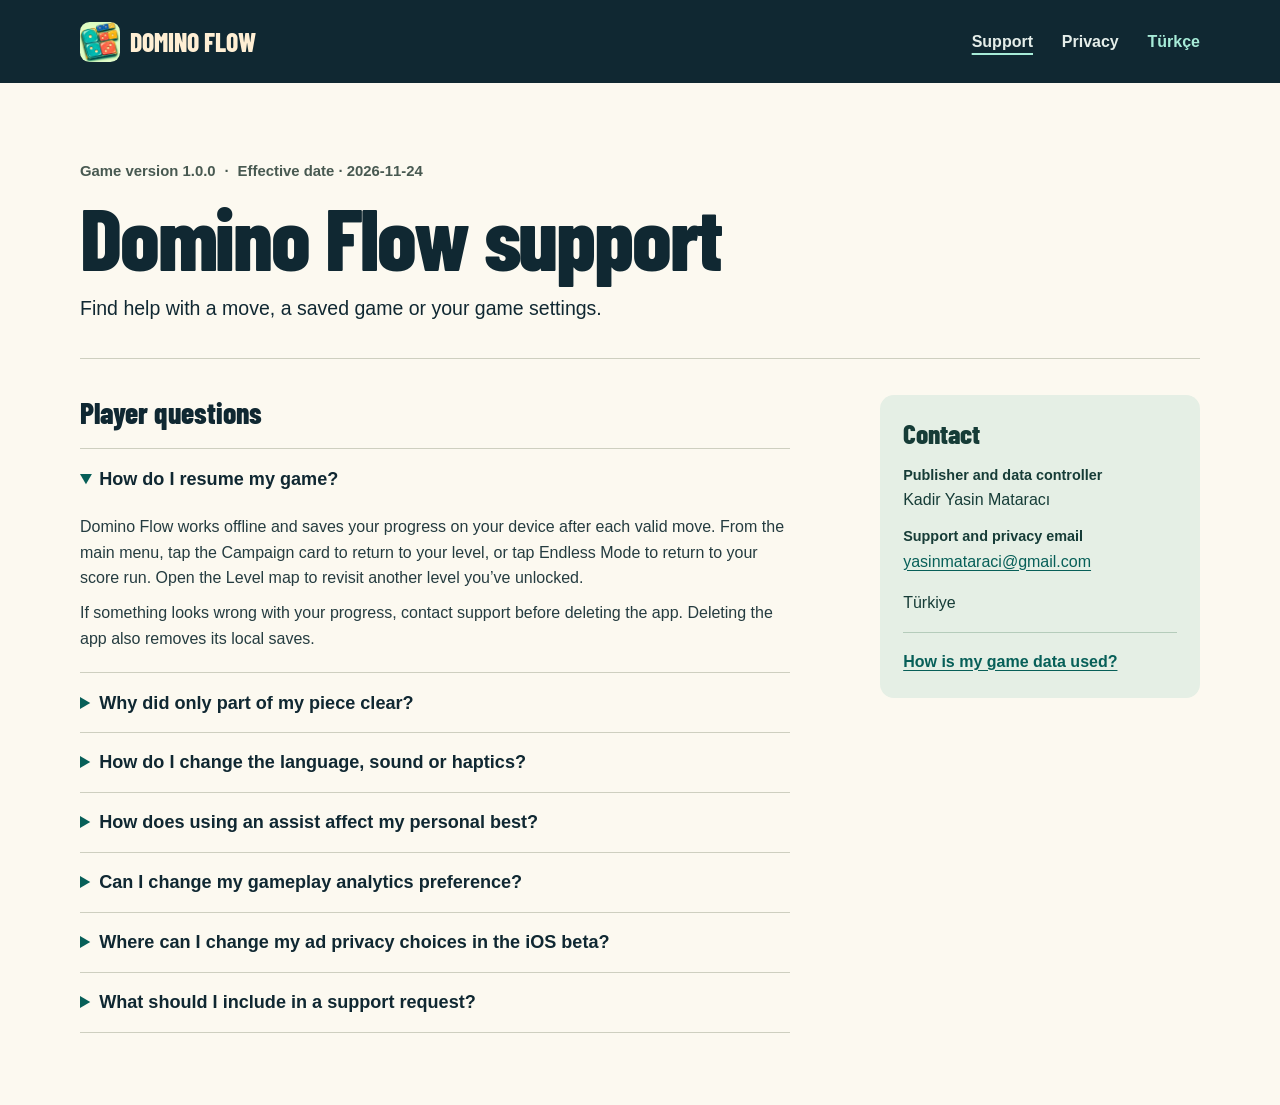
<file: index.html>
<!doctype html>
<html lang="en"><head><meta charset="utf-8"><meta name="viewport" content="width=device-width,initial-scale=1">
<title>Domino Flow support · Domino Flow</title><meta name="description" content="Find help with a move, a saved game or your game settings.">
<meta name="theme-color" content="#102832"><link rel="icon" href="assets/icon.png"><link rel="stylesheet" href="assets/style.css"></head>
<body><a class="skip" href="#main">Skip to content</a>
<header><div class="shell head"><a class="brand" href="index.html"><img src="assets/icon.png" width="40" height="40" alt=""><span>DOMINO FLOW</span></a>
<nav aria-label="Pages"><a href="index.html" aria-current="page">Support</a><a href="privacy/index.html">Privacy</a><a class="lang" lang="tr" hreflang="tr" href="tr/index.html">Türkçe</a></nav></div></header>
<main id="main" class="shell"><div class="intro"><div class="meta">Game version 1.0.0 <span>·</span> Effective date · 2026-11-24</div>
<h1>Domino Flow support</h1><p>Find help with a move, a saved game or your game settings.</p></div><div class="layout">
<aside><h2>Contact</h2><dl><dt>Publisher and data controller</dt><dd>Kadir Yasin Mataracı</dd><dt>Support and privacy email</dt><dd><a href="mailto:yasinmataraci@gmail.com">yasinmataraci@gmail.com</a></dd></dl><p>Türkiye</p><a class="related" href="privacy/index.html">How is my game data used?</a></aside>
<article><h2 class="faq-title">Player questions</h2><details open><summary>How do I resume my game?</summary><p>Domino Flow works offline and saves your progress on your device after each valid move. From the main menu, tap the Campaign card to return to your level, or tap Endless Mode to return to your score run. Open the Level map to revisit another level you’ve unlocked.</p><p>If something looks wrong with your progress, contact support before deleting the app. Deleting the app also removes its local saves.</p></details><details><summary>Why did only part of my piece clear?</summary><p>The two colors match independently. A group clears when at least four cells of the same color connect along their edges. Touching at a corner doesn’t count. The other color stays on the board until it forms a group of its own.</p><p>To rotate a piece, tap it while it’s in the tray. Then drag it into an empty space on the board.</p></details><details><summary>How do I change the language, sound or haptics?</summary><p>Tap the gear in the upper-right corner of the main menu. In Settings, tap Language to switch between English and Turkish. If the game opens in Turkish, look for Dil. Sound and Haptics are on the same screen.</p></details><details><summary>How does using an assist affect my personal best?</summary><p>In build 20, choose an available assist in the pause or results menu and finish the rewarded ad. Endless Mode offers Shuffle board and Undo. Levels offer three extra moves and Undo. Shuffle clears at least one group when enough matching tiles are present. It preserves the two offered pieces and the score. Endless Mode shows one personal best.</p></details><details><summary>Can I change my gameplay analytics preference?</summary><p>Yes. In build 20, open Settings → Gameplay analytics. This setting covers Campaign and Endless Mode. You can continue playing with sharing off.</p></details><details><summary>Where can I change my ad privacy choices in the iOS beta?</summary><p>Open Settings → Privacy choices. When Google offers a form for your device, tap the row to review your choices. The form uses your device language if that language is available for the message. If the form cannot load, you can retry later and continue playing.</p></details><details><summary>What should I include in a support request?</summary><p>Include your device model, operating system version, game version and what you did just before the issue appeared. Give the level number or say if you were playing Endless Mode. You can find the game version at the bottom of the Privacy policy screen in Settings. For a visual issue, a screenshot showing just the game can help.</p></details></article></div></main>
</body></html>
</file>
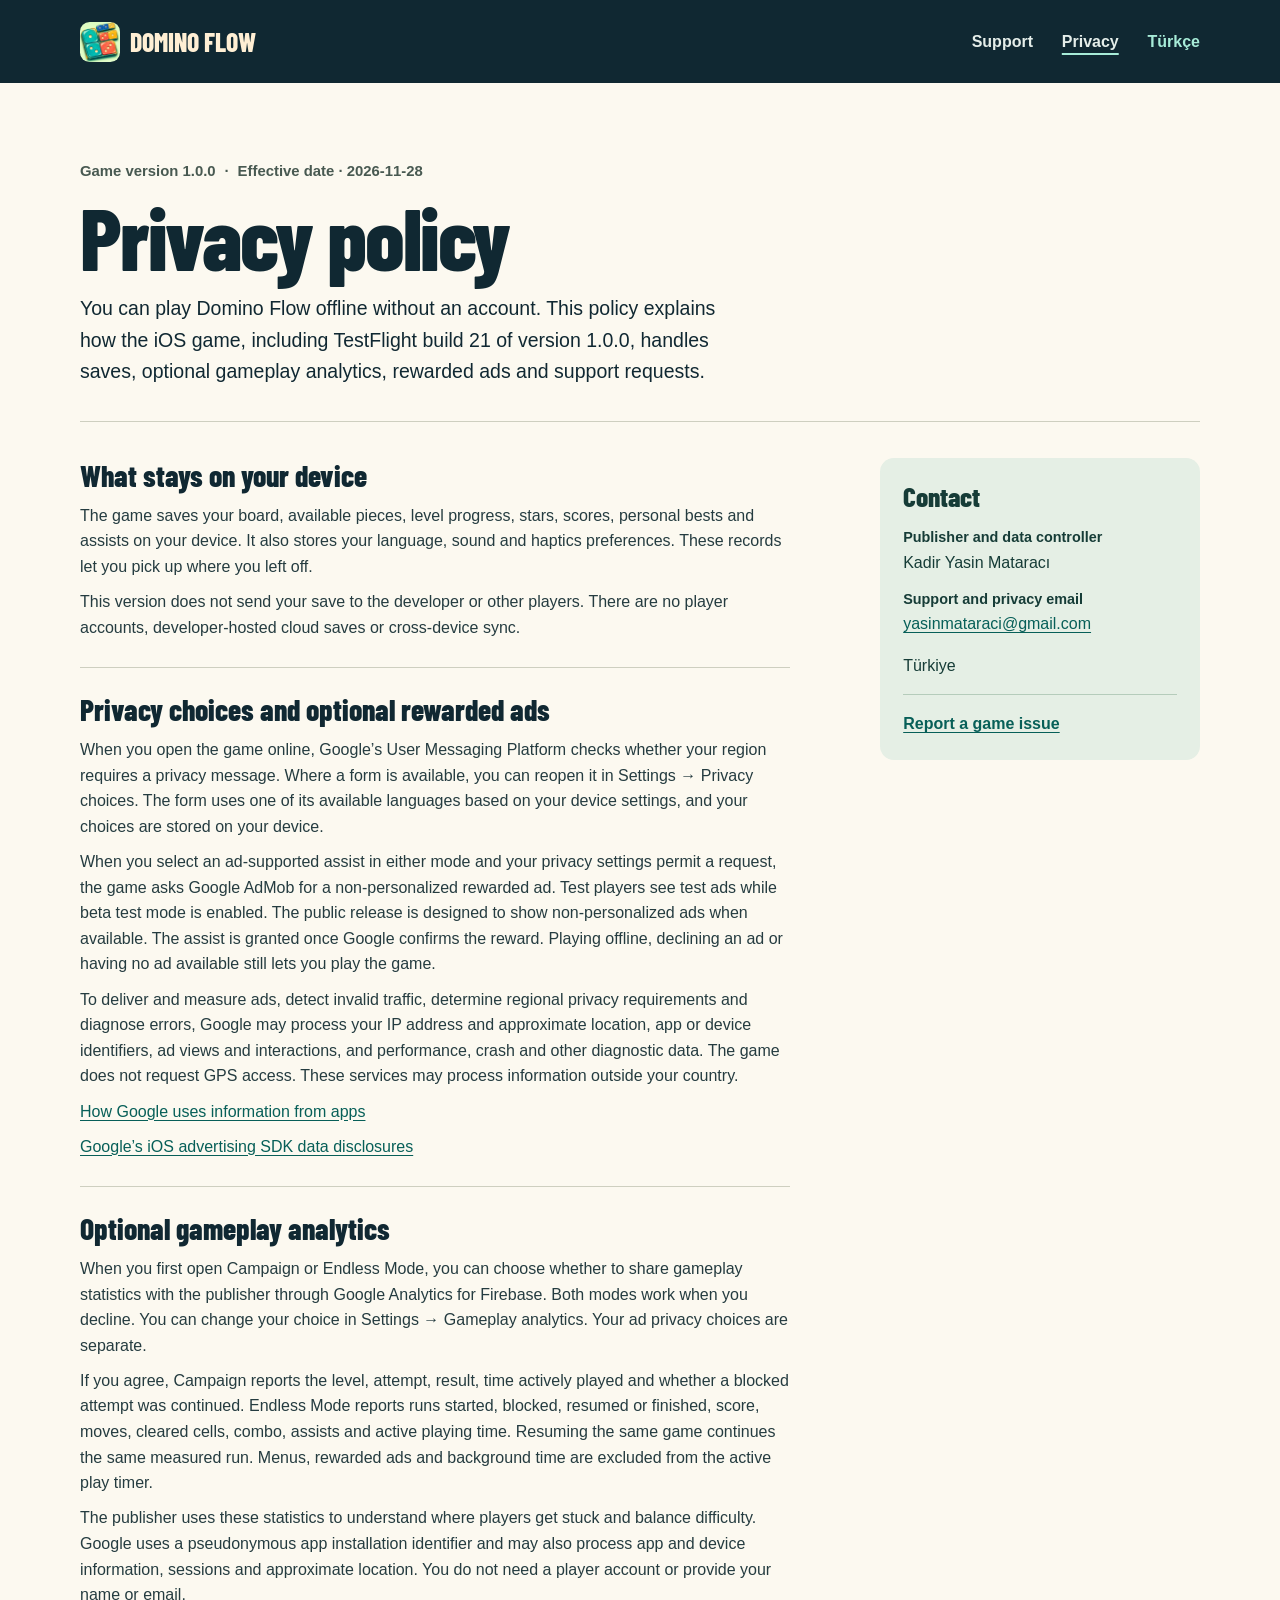
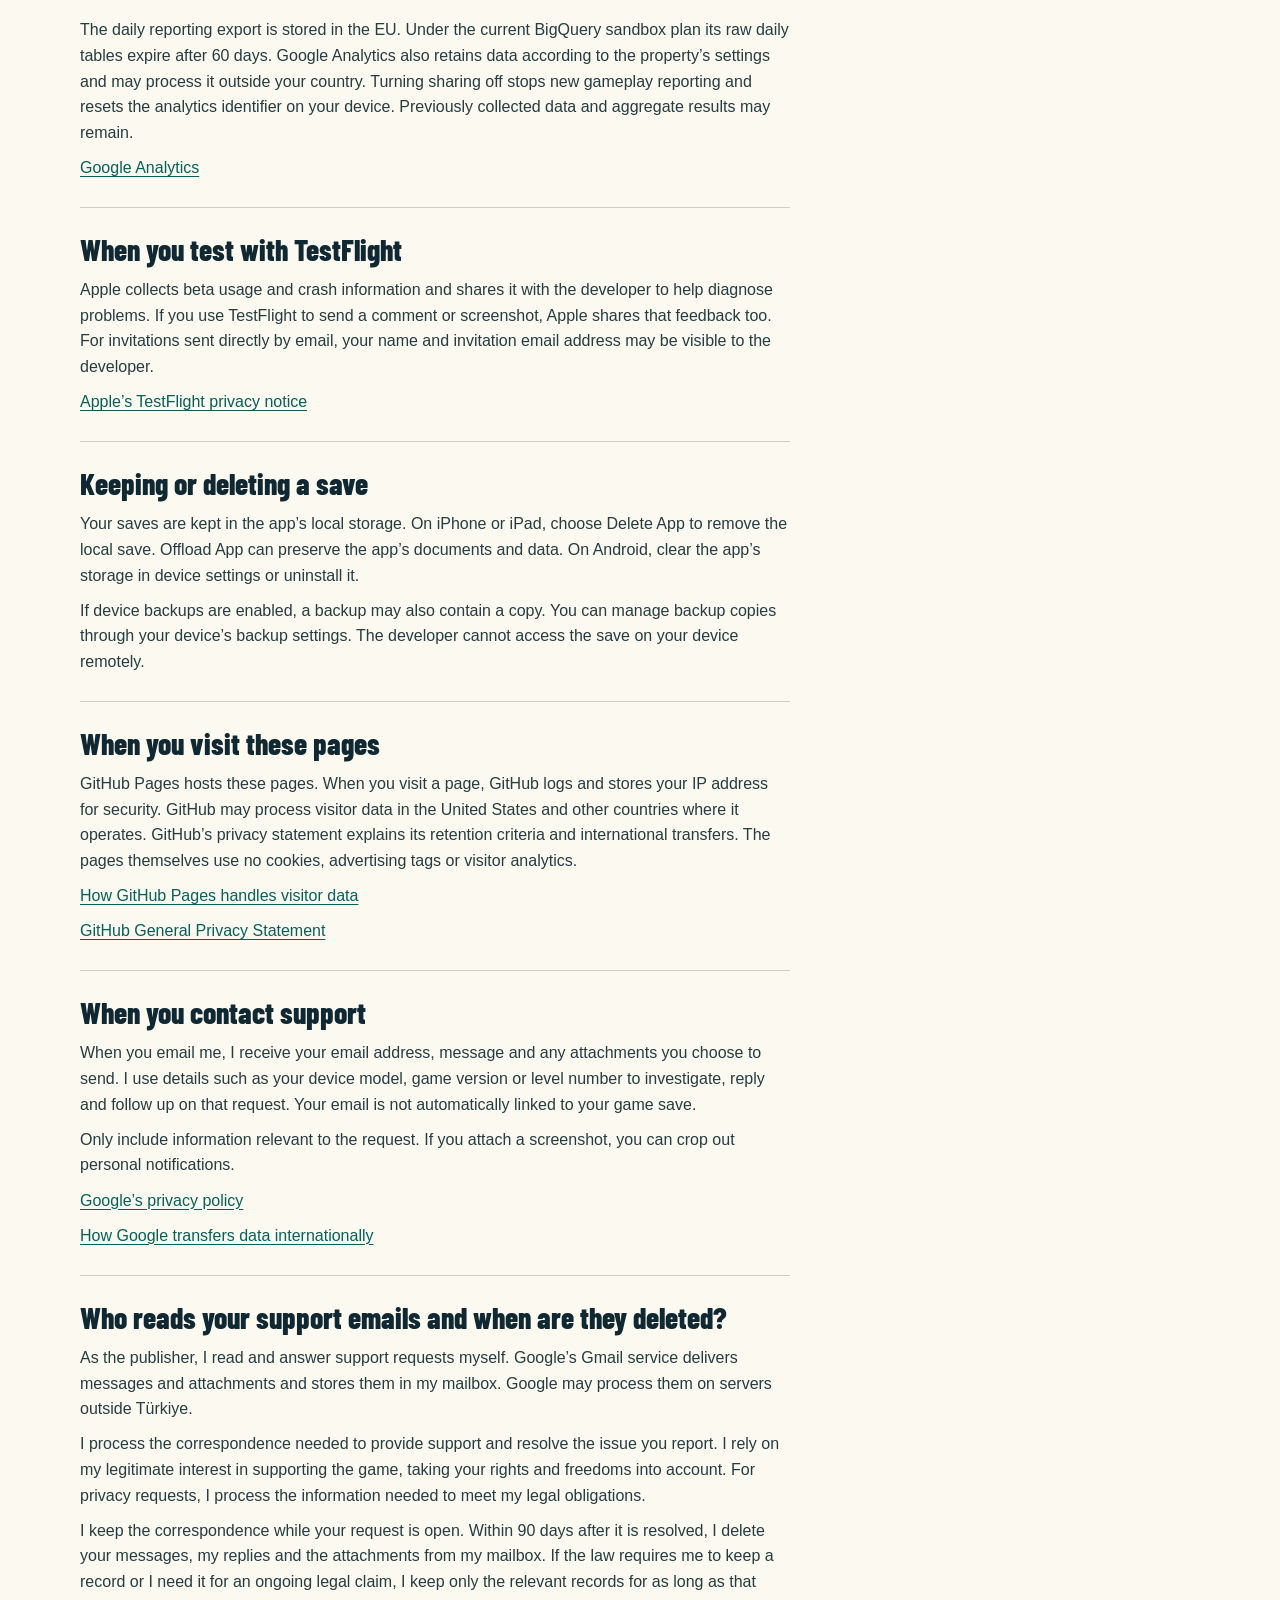
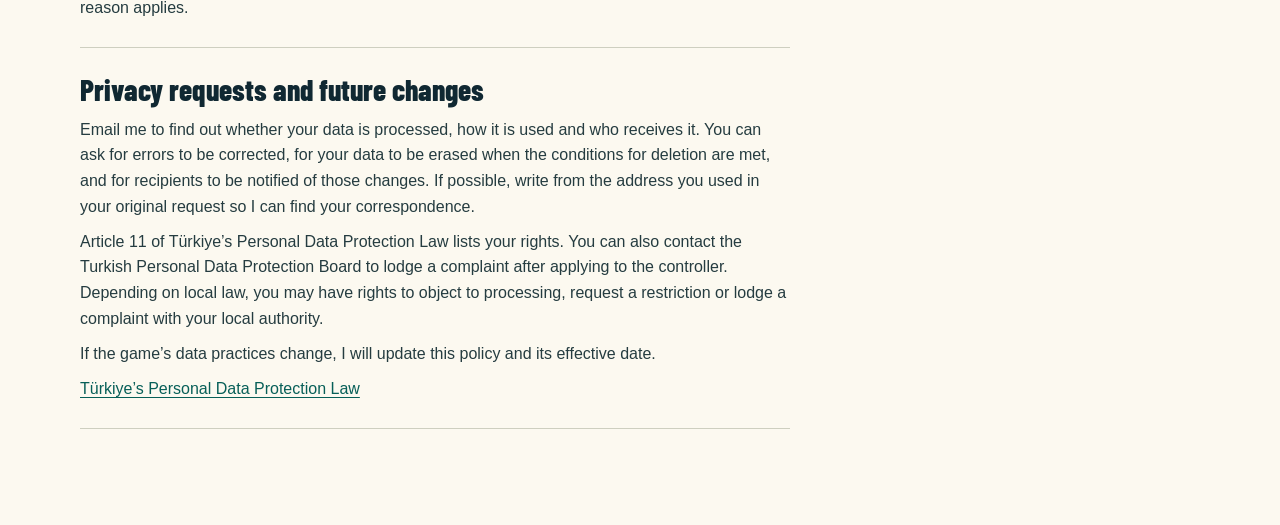
<file: privacy/index.html>
<!doctype html>
<html lang="en"><head><meta charset="utf-8"><meta name="viewport" content="width=device-width,initial-scale=1">
<title>Privacy policy · Domino Flow</title><meta name="description" content="You can play Domino Flow offline without an account. This policy explains how the iOS game, including TestFlight build 21 of version 1.0.0, handles saves, optional gameplay analytics, rewarded ads and support requests.">
<meta name="theme-color" content="#102832"><link rel="icon" href="../assets/icon.png"><link rel="stylesheet" href="../assets/style.css"></head>
<body><a class="skip" href="#main">Skip to content</a>
<header><div class="shell head"><a class="brand" href="../index.html"><img src="../assets/icon.png" width="40" height="40" alt=""><span>DOMINO FLOW</span></a>
<nav aria-label="Pages"><a href="../index.html">Support</a><a href="index.html" aria-current="page">Privacy</a><a class="lang" lang="tr" hreflang="tr" href="../tr/gizlilik/index.html">Türkçe</a></nav></div></header>
<main id="main" class="shell"><div class="intro"><div class="meta">Game version 1.0.0 <span>·</span> Effective date · 2026-11-28</div>
<h1>Privacy policy</h1><p>You can play Domino Flow offline without an account. This policy explains how the iOS game, including TestFlight build 21 of version 1.0.0, handles saves, optional gameplay analytics, rewarded ads and support requests.</p></div><div class="layout">
<aside><h2>Contact</h2><dl><dt>Publisher and data controller</dt><dd>Kadir Yasin Mataracı</dd><dt>Support and privacy email</dt><dd><a href="mailto:yasinmataraci@gmail.com">yasinmataraci@gmail.com</a></dd></dl><p>Türkiye</p><a class="related" href="../index.html">Report a game issue</a></aside>
<article><section><h2>What stays on your device</h2><p>The game saves your board, available pieces, level progress, stars, scores, personal bests and assists on your device. It also stores your language, sound and haptics preferences. These records let you pick up where you left off.</p><p>This version does not send your save to the developer or other players. There are no player accounts, developer-hosted cloud saves or cross-device sync.</p></section><section><h2>Privacy choices and optional rewarded ads</h2><p>When you open the game online, Google’s User Messaging Platform checks whether your region requires a privacy message. Where a form is available, you can reopen it in Settings → Privacy choices. The form uses one of its available languages based on your device settings, and your choices are stored on your device.</p><p>When you select an ad-supported assist in either mode and your privacy settings permit a request, the game asks Google AdMob for a non-personalized rewarded ad. Test players see test ads while beta test mode is enabled. The public release is designed to show non-personalized ads when available. The assist is granted once Google confirms the reward. Playing offline, declining an ad or having no ad available still lets you play the game.</p><p>To deliver and measure ads, detect invalid traffic, determine regional privacy requirements and diagnose errors, Google may process your IP address and approximate location, app or device identifiers, ad views and interactions, and performance, crash and other diagnostic data. The game does not request GPS access. These services may process information outside your country.</p><p><a href="https://policies.google.com/technologies/partner-sites?hl=en">How Google uses information from apps</a></p><p><a href="https://developers.google.com/admob/ios/privacy/data-disclosure?hl=en">Google’s iOS advertising SDK data disclosures</a></p></section><section><h2>Optional gameplay analytics</h2><p>When you first open Campaign or Endless Mode, you can choose whether to share gameplay statistics with the publisher through Google Analytics for Firebase. Both modes work when you decline. You can change your choice in Settings → Gameplay analytics. Your ad privacy choices are separate.</p><p>If you agree, Campaign reports the level, attempt, result, time actively played and whether a blocked attempt was continued. Endless Mode reports runs started, blocked, resumed or finished, score, moves, cleared cells, combo, assists and active playing time. Resuming the same game continues the same measured run. Menus, rewarded ads and background time are excluded from the active play timer.</p><p>The publisher uses these statistics to understand where players get stuck and balance difficulty. Google uses a pseudonymous app installation identifier and may also process app and device information, sessions and approximate location. You do not need a player account or provide your name or email.</p><p>The daily reporting export is stored in the EU. Under the current BigQuery sandbox plan its raw daily tables expire after 60 days. Google Analytics also retains data according to the property’s settings and may process it outside your country. Turning sharing off stops new gameplay reporting and resets the analytics identifier on your device. Previously collected data and aggregate results may remain.</p><p><a href="https://support.google.com/analytics/answer/6004245?hl=en">Google Analytics</a></p></section><section><h2>When you test with TestFlight</h2><p>Apple collects beta usage and crash information and shares it with the developer to help diagnose problems. If you use TestFlight to send a comment or screenshot, Apple shares that feedback too. For invitations sent directly by email, your name and invitation email address may be visible to the developer.</p><p><a href="https://www.apple.com/legal/privacy/data/en/test-flight/">Apple’s TestFlight privacy notice</a></p></section><section><h2>Keeping or deleting a save</h2><p>Your saves are kept in the app’s local storage. On iPhone or iPad, choose Delete App to remove the local save. Offload App can preserve the app’s documents and data. On Android, clear the app’s storage in device settings or uninstall it.</p><p>If device backups are enabled, a backup may also contain a copy. You can manage backup copies through your device’s backup settings. The developer cannot access the save on your device remotely.</p></section><section><h2>When you visit these pages</h2><p>GitHub Pages hosts these pages. When you visit a page, GitHub logs and stores your IP address for security. GitHub may process visitor data in the United States and other countries where it operates. GitHub’s privacy statement explains its retention criteria and international transfers. The pages themselves use no cookies, advertising tags or visitor analytics.</p><p><a href="https://docs.github.com/en/pages/getting-started-with-github-pages/what-is-github-pages#data-collection">How GitHub Pages handles visitor data</a></p><p><a href="https://docs.github.com/en/site-policy/privacy-policies/github-general-privacy-statement">GitHub General Privacy Statement</a></p></section><section><h2>When you contact support</h2><p>When you email me, I receive your email address, message and any attachments you choose to send. I use details such as your device model, game version or level number to investigate, reply and follow up on that request. Your email is not automatically linked to your game save.</p><p>Only include information relevant to the request. If you attach a screenshot, you can crop out personal notifications.</p><p><a href="https://policies.google.com/privacy?hl=en">Google’s privacy policy</a></p><p><a href="https://policies.google.com/privacy/frameworks?hl=en">How Google transfers data internationally</a></p></section><section><h2>Who reads your support emails and when are they deleted?</h2><p>As the publisher, I read and answer support requests myself. Google’s Gmail service delivers messages and attachments and stores them in my mailbox. Google may process them on servers outside Türkiye.</p><p>I process the correspondence needed to provide support and resolve the issue you report. I rely on my legitimate interest in supporting the game, taking your rights and freedoms into account. For privacy requests, I process the information needed to meet my legal obligations.</p><p>I keep the correspondence while your request is open. Within 90 days after it is resolved, I delete your messages, my replies and the attachments from my mailbox. If the law requires me to keep a record or I need it for an ongoing legal claim, I keep only the relevant records for as long as that reason applies.</p></section><section><h2>Privacy requests and future changes</h2><p>Email me to find out whether your data is processed, how it is used and who receives it. You can ask for errors to be corrected, for your data to be erased when the conditions for deletion are met, and for recipients to be notified of those changes. If possible, write from the address you used in your original request so I can find your correspondence.</p><p>Article 11 of Türkiye’s Personal Data Protection Law lists your rights. You can also contact the Turkish Personal Data Protection Board to lodge a complaint after applying to the controller. Depending on local law, you may have rights to object to processing, request a restriction or lodge a complaint with your local authority.</p><p>If the game’s data practices change, I will update this policy and its effective date.</p><p><a href="https://www.kvkk.gov.tr/Icerik/6649/Personal-Data-Protection-Law">Türkiye’s Personal Data Protection Law</a></p></section></article></div></main>
</body></html>
</file>
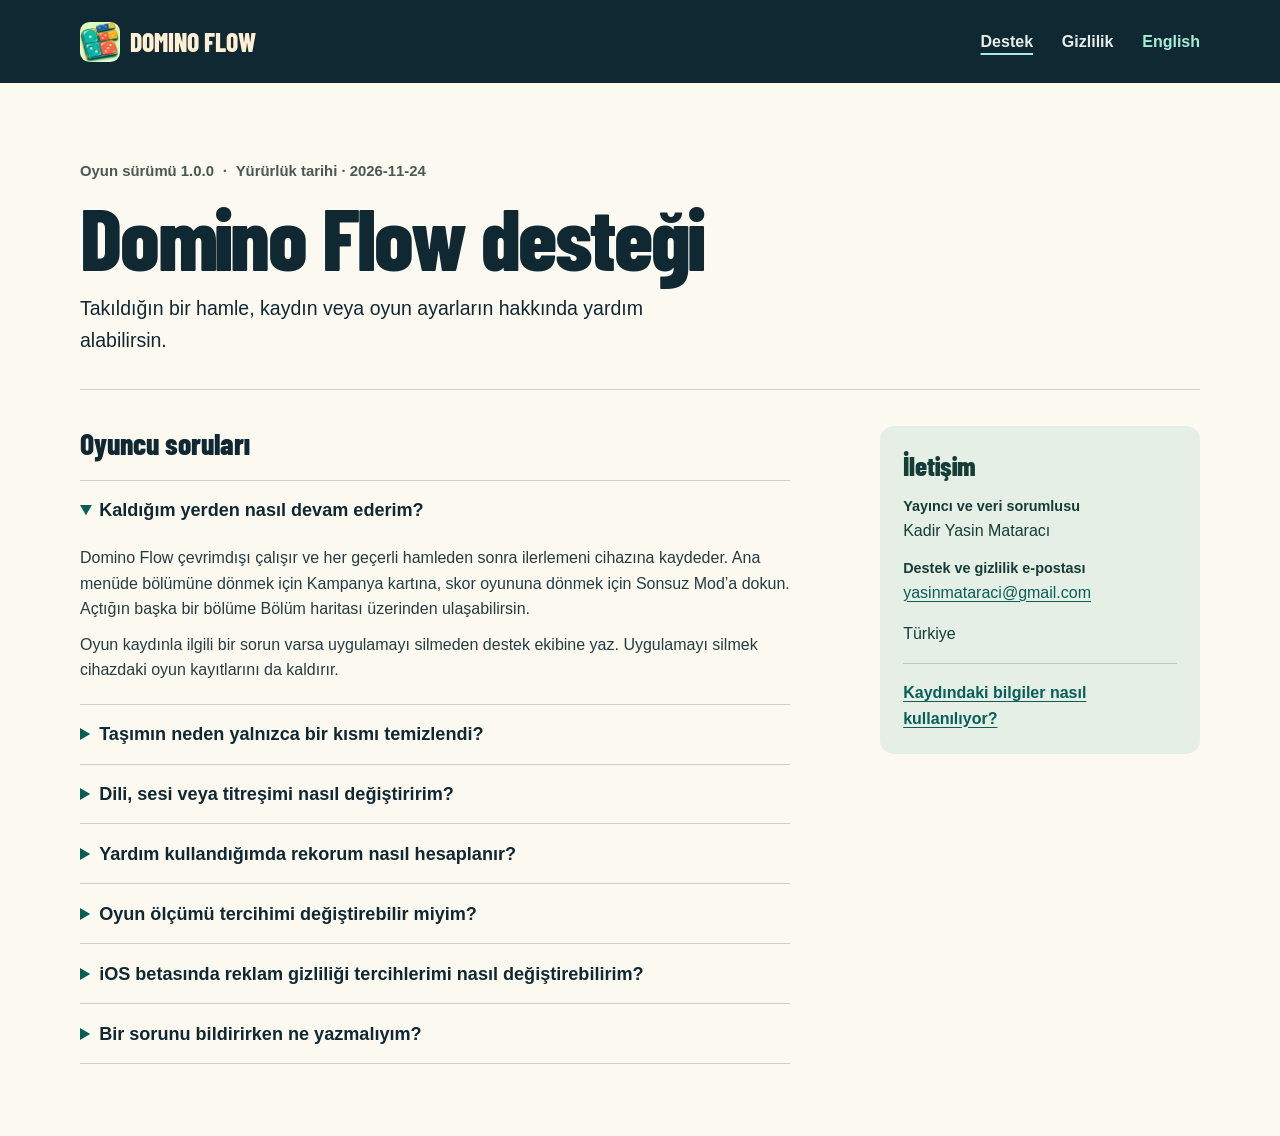
<file: tr/index.html>
<!doctype html>
<html lang="tr"><head><meta charset="utf-8"><meta name="viewport" content="width=device-width,initial-scale=1">
<title>Domino Flow desteği · Domino Flow</title><meta name="description" content="Takıldığın bir hamle, kaydın veya oyun ayarların hakkında yardım alabilirsin.">
<meta name="theme-color" content="#102832"><link rel="icon" href="../assets/icon.png"><link rel="stylesheet" href="../assets/style.css"></head>
<body><a class="skip" href="#main">İçeriğe geç</a>
<header><div class="shell head"><a class="brand" href="index.html"><img src="../assets/icon.png" width="40" height="40" alt=""><span>DOMINO FLOW</span></a>
<nav aria-label="Sayfalar"><a href="index.html" aria-current="page">Destek</a><a href="gizlilik/index.html">Gizlilik</a><a class="lang" lang="en" hreflang="en" href="../index.html">English</a></nav></div></header>
<main id="main" class="shell"><div class="intro"><div class="meta">Oyun sürümü 1.0.0 <span>·</span> Yürürlük tarihi · 2026-11-24</div>
<h1>Domino Flow desteği</h1><p>Takıldığın bir hamle, kaydın veya oyun ayarların hakkında yardım alabilirsin.</p></div><div class="layout">
<aside><h2>İletişim</h2><dl><dt>Yayıncı ve veri sorumlusu</dt><dd>Kadir Yasin Mataracı</dd><dt>Destek ve gizlilik e-postası</dt><dd><a href="mailto:yasinmataraci@gmail.com">yasinmataraci@gmail.com</a></dd></dl><p>Türkiye</p><a class="related" href="gizlilik/index.html">Kaydındaki bilgiler nasıl kullanılıyor?</a></aside>
<article><h2 class="faq-title">Oyuncu soruları</h2><details open><summary>Kaldığım yerden nasıl devam ederim?</summary><p>Domino Flow çevrimdışı çalışır ve her geçerli hamleden sonra ilerlemeni cihazına kaydeder. Ana menüde bölümüne dönmek için Kampanya kartına, skor oyununa dönmek için Sonsuz Mod’a dokun. Açtığın başka bir bölüme Bölüm haritası üzerinden ulaşabilirsin.</p><p>Oyun kaydınla ilgili bir sorun varsa uygulamayı silmeden destek ekibine yaz. Uygulamayı silmek cihazdaki oyun kayıtlarını da kaldırır.</p></details><details><summary>Taşımın neden yalnızca bir kısmı temizlendi?</summary><p>İki renk ayrı ayrı eşleşir. Aynı renkten en az dört hücre ortak kenarlarından birleştiğinde o grup temizlenir. Köşeden temas eşleşmeye sayılmaz. Diğer renk kendi grubunu tamamlamadıysa tahtada kalır.</p><p>Bir taşı döndürmek için tepsideyken ona dokun. Ardından tahtadaki boş alana sürükle.</p></details><details><summary>Dili, sesi veya titreşimi nasıl değiştiririm?</summary><p>Ana menünün sağ üstündeki dişli simgesine dokun. Ayarlar’da Dil satırına dokunarak Türkçe ile İngilizce arasında geçiş yapabilirsin. Oyun İngilizce açıldıysa bu satırın adı Language. Ses ve Titreşim seçenekleri de aynı ekranda.</p></details><details><summary>Yardım kullandığımda rekorum nasıl hesaplanır?</summary><p>20 numaralı sürümde duraklatma veya sonuç ekranında kullanılabilir bir yardımı seçip ödüllü reklamı tamamla. Sonsuz Mod’da tahtayı karıştırma ve geri alma, bölümlerde üç ek hamle ve geri alma sunulur. Karıştırma, yeterli sayıda aynı renk hücre varsa en az bir grubu temizler. Eldeki iki taş ve puan korunur. Sonsuz Mod tek kişisel rekor gösterir.</p></details><details><summary>Oyun ölçümü tercihimi değiştirebilir miyim?</summary><p>Evet. 20 numaralı sürümde Ayarlar → Oyun ölçümü ekranından paylaşımı açıp kapatabilirsin. Bu tercih Kampanya ve Sonsuz Mod için birlikte geçerlidir. Paylaşım kapalıyken de oynamaya devam edebilirsin.</p></details><details><summary>iOS betasında reklam gizliliği tercihlerimi nasıl değiştirebilirim?</summary><p>Ayarlar → Gizlilik tercihleri bölümünü aç. Google cihazın için bir form sunduğunda bu satıra dokunarak seçimlerini gözden geçirebilirsin. Form, mesaj için tanımlı diller arasında varsa cihazının dilini kullanır. Form yüklenemiyorsa daha sonra yeniden deneyebilir ve oyuna devam edebilirsin.</p></details><details><summary>Bir sorunu bildirirken ne yazmalıyım?</summary><p>Cihaz modelini, işletim sistemi sürümünü, oyun sürümünü ve sorunu görmeden hemen önce ne yaptığını yaz. Sorun bir bölümde olduysa bölüm numarasını, Sonsuz Mod’da olduysa bunu belirt. Oyun sürümünü Ayarlar’daki Gizlilik politikası ekranının altında bulabilirsin. Görsel bir sorunu anlatmak için yalnızca oyunu gösteren bir ekran görüntüsü de ekleyebilirsin.</p></details></article></div></main>
</body></html>
</file>
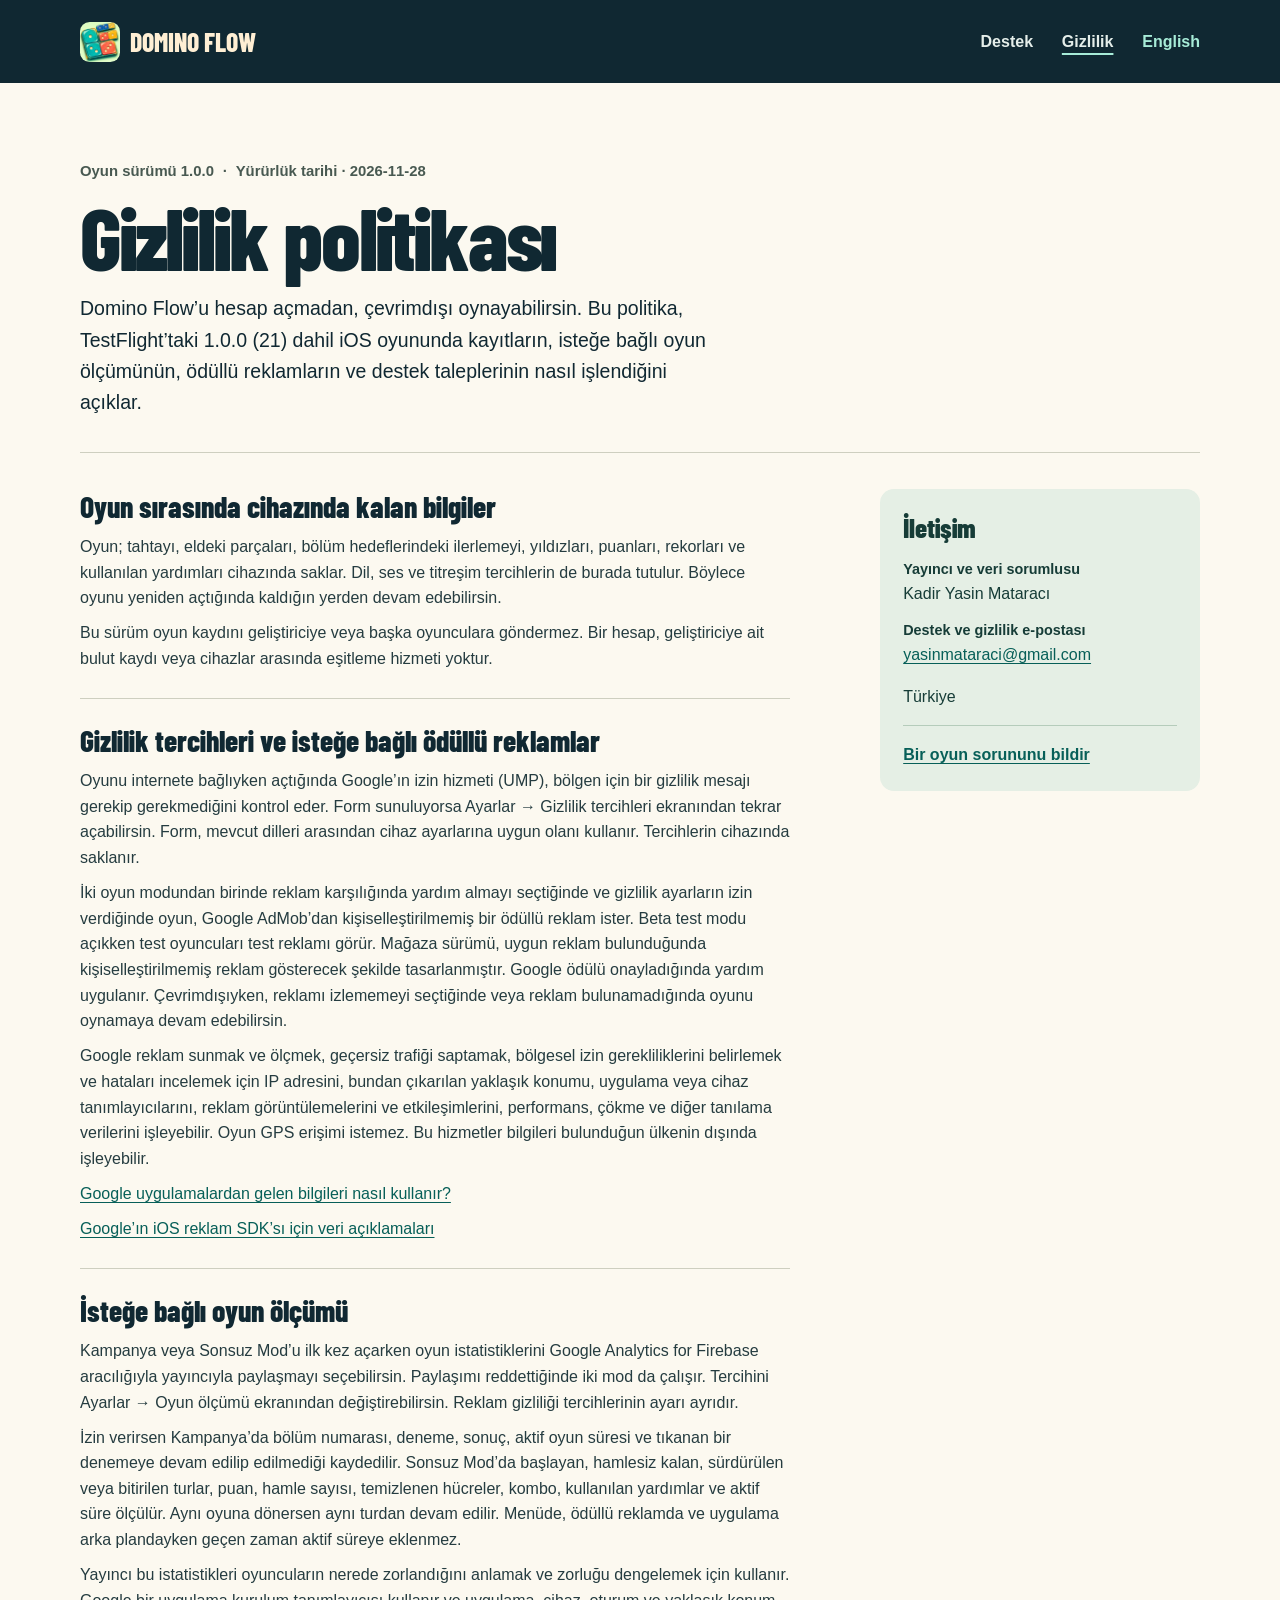
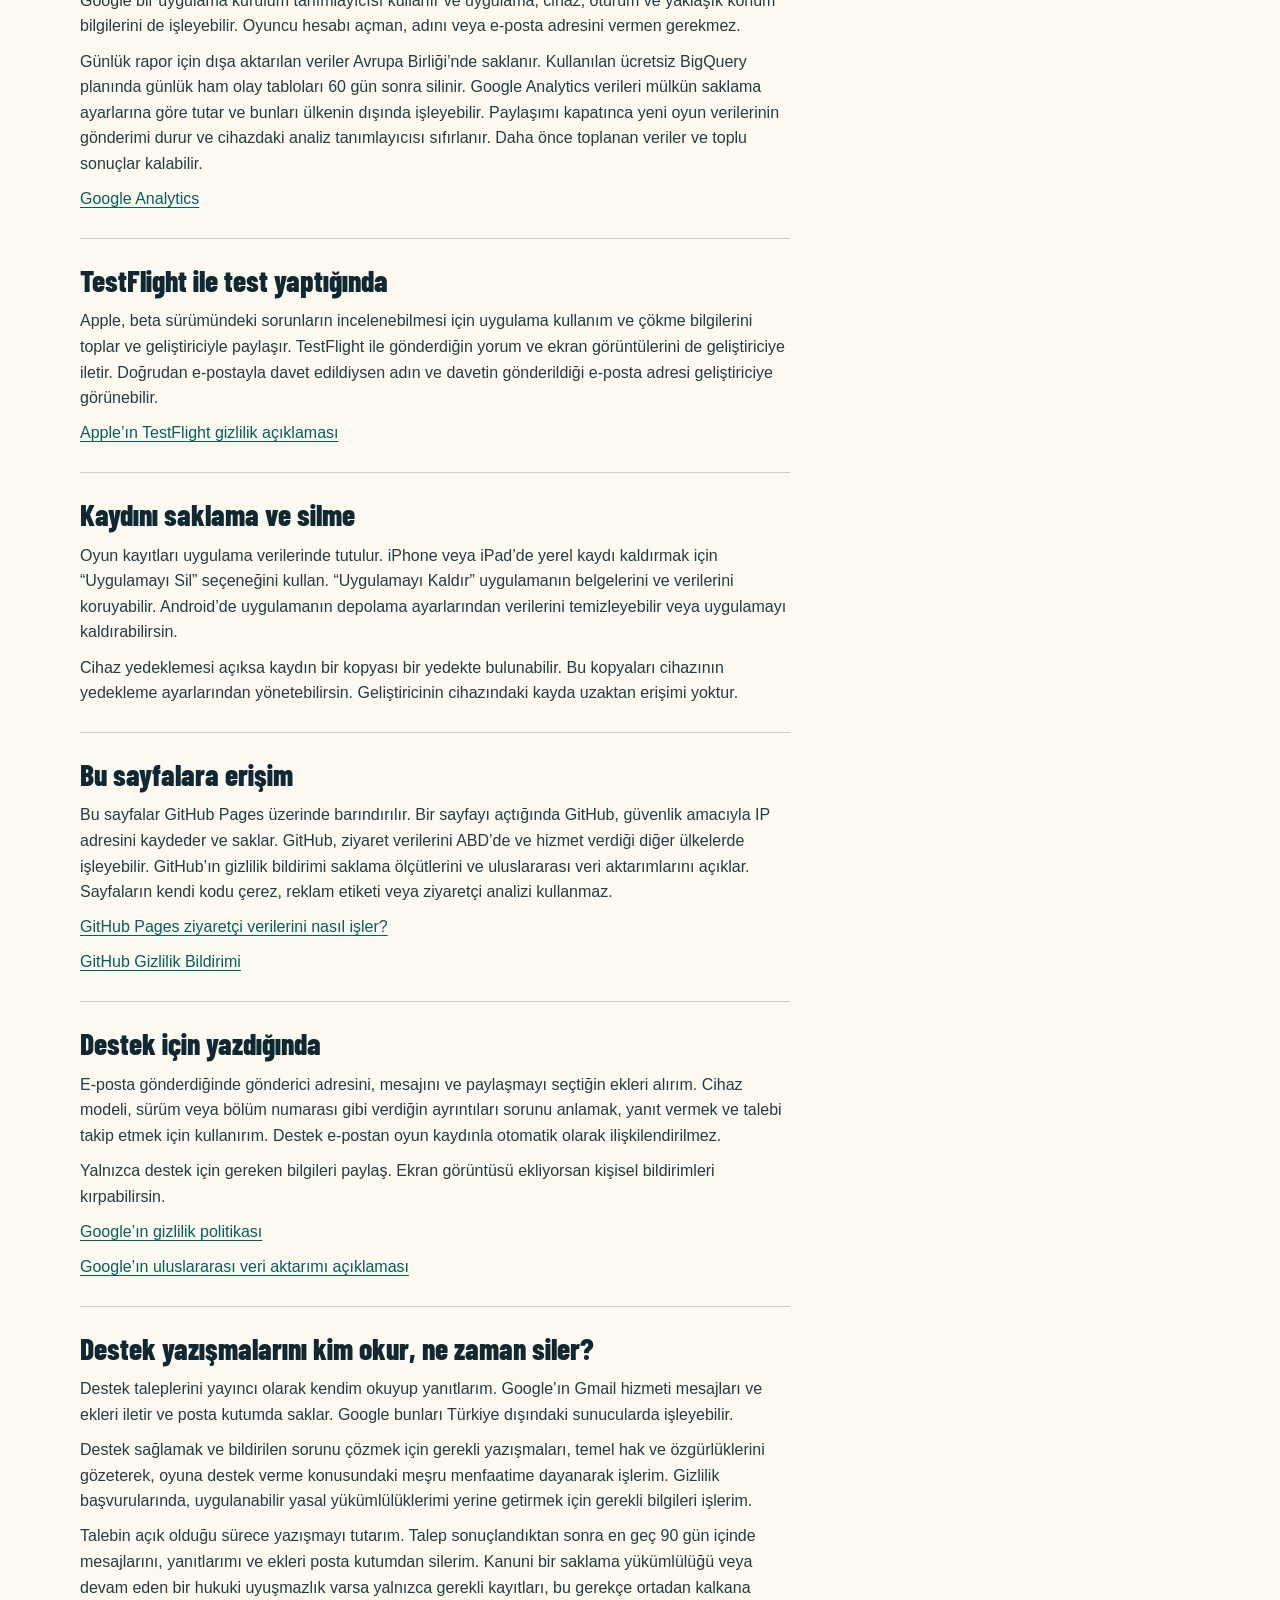
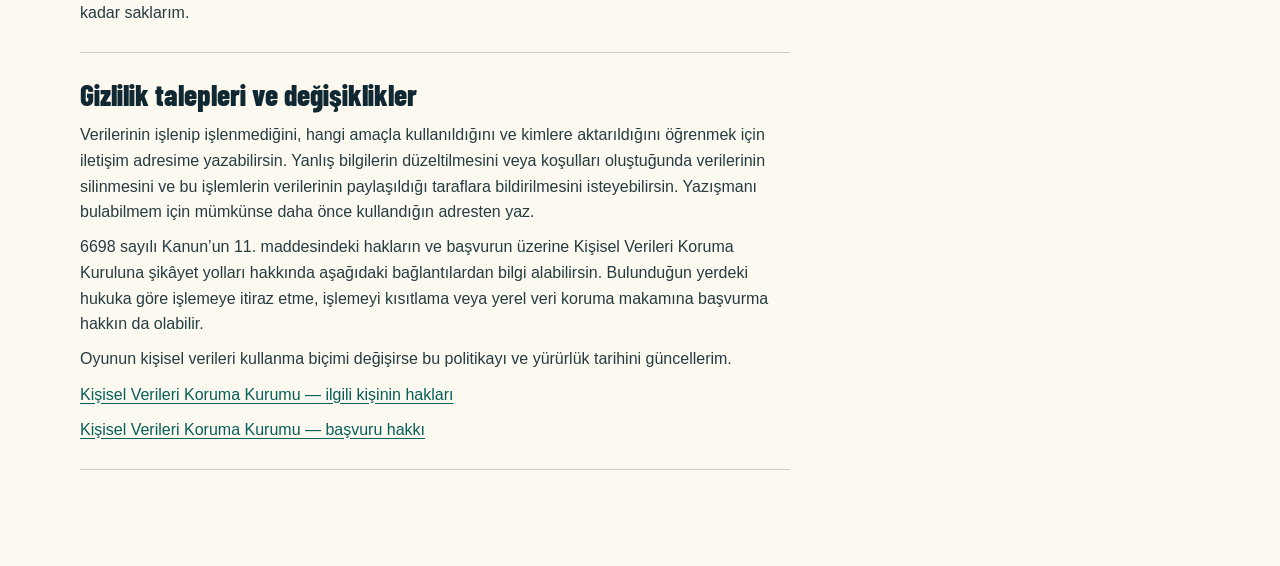
<file: tr/gizlilik/index.html>
<!doctype html>
<html lang="tr"><head><meta charset="utf-8"><meta name="viewport" content="width=device-width,initial-scale=1">
<title>Gizlilik politikası · Domino Flow</title><meta name="description" content="Domino Flow’u hesap açmadan, çevrimdışı oynayabilirsin. Bu politika, TestFlight’taki 1.0.0 (21) dahil iOS oyununda kayıtların, isteğe bağlı oyun ölçümünün, ödüllü reklamların ve destek taleplerinin nasıl işlendiğini açıklar.">
<meta name="theme-color" content="#102832"><link rel="icon" href="../../assets/icon.png"><link rel="stylesheet" href="../../assets/style.css"></head>
<body><a class="skip" href="#main">İçeriğe geç</a>
<header><div class="shell head"><a class="brand" href="../index.html"><img src="../../assets/icon.png" width="40" height="40" alt=""><span>DOMINO FLOW</span></a>
<nav aria-label="Sayfalar"><a href="../index.html">Destek</a><a href="index.html" aria-current="page">Gizlilik</a><a class="lang" lang="en" hreflang="en" href="../../privacy/index.html">English</a></nav></div></header>
<main id="main" class="shell"><div class="intro"><div class="meta">Oyun sürümü 1.0.0 <span>·</span> Yürürlük tarihi · 2026-11-28</div>
<h1>Gizlilik politikası</h1><p>Domino Flow’u hesap açmadan, çevrimdışı oynayabilirsin. Bu politika, TestFlight’taki 1.0.0 (21) dahil iOS oyununda kayıtların, isteğe bağlı oyun ölçümünün, ödüllü reklamların ve destek taleplerinin nasıl işlendiğini açıklar.</p></div><div class="layout">
<aside><h2>İletişim</h2><dl><dt>Yayıncı ve veri sorumlusu</dt><dd>Kadir Yasin Mataracı</dd><dt>Destek ve gizlilik e-postası</dt><dd><a href="mailto:yasinmataraci@gmail.com">yasinmataraci@gmail.com</a></dd></dl><p>Türkiye</p><a class="related" href="../index.html">Bir oyun sorununu bildir</a></aside>
<article><section><h2>Oyun sırasında cihazında kalan bilgiler</h2><p>Oyun; tahtayı, eldeki parçaları, bölüm hedeflerindeki ilerlemeyi, yıldızları, puanları, rekorları ve kullanılan yardımları cihazında saklar. Dil, ses ve titreşim tercihlerin de burada tutulur. Böylece oyunu yeniden açtığında kaldığın yerden devam edebilirsin.</p><p>Bu sürüm oyun kaydını geliştiriciye veya başka oyunculara göndermez. Bir hesap, geliştiriciye ait bulut kaydı veya cihazlar arasında eşitleme hizmeti yoktur.</p></section><section><h2>Gizlilik tercihleri ve isteğe bağlı ödüllü reklamlar</h2><p>Oyunu internete bağlıyken açtığında Google’ın izin hizmeti (UMP), bölgen için bir gizlilik mesajı gerekip gerekmediğini kontrol eder. Form sunuluyorsa Ayarlar → Gizlilik tercihleri ekranından tekrar açabilirsin. Form, mevcut dilleri arasından cihaz ayarlarına uygun olanı kullanır. Tercihlerin cihazında saklanır.</p><p>İki oyun modundan birinde reklam karşılığında yardım almayı seçtiğinde ve gizlilik ayarların izin verdiğinde oyun, Google AdMob’dan kişiselleştirilmemiş bir ödüllü reklam ister. Beta test modu açıkken test oyuncuları test reklamı görür. Mağaza sürümü, uygun reklam bulunduğunda kişiselleştirilmemiş reklam gösterecek şekilde tasarlanmıştır. Google ödülü onayladığında yardım uygulanır. Çevrimdışıyken, reklamı izlememeyi seçtiğinde veya reklam bulunamadığında oyunu oynamaya devam edebilirsin.</p><p>Google reklam sunmak ve ölçmek, geçersiz trafiği saptamak, bölgesel izin gerekliliklerini belirlemek ve hataları incelemek için IP adresini, bundan çıkarılan yaklaşık konumu, uygulama veya cihaz tanımlayıcılarını, reklam görüntülemelerini ve etkileşimlerini, performans, çökme ve diğer tanılama verilerini işleyebilir. Oyun GPS erişimi istemez. Bu hizmetler bilgileri bulunduğun ülkenin dışında işleyebilir.</p><p><a href="https://policies.google.com/technologies/partner-sites?hl=tr">Google uygulamalardan gelen bilgileri nasıl kullanır?</a></p><p><a href="https://developers.google.com/admob/ios/privacy/data-disclosure?hl=tr">Google’ın iOS reklam SDK’sı için veri açıklamaları</a></p></section><section><h2>İsteğe bağlı oyun ölçümü</h2><p>Kampanya veya Sonsuz Mod’u ilk kez açarken oyun istatistiklerini Google Analytics for Firebase aracılığıyla yayıncıyla paylaşmayı seçebilirsin. Paylaşımı reddettiğinde iki mod da çalışır. Tercihini Ayarlar → Oyun ölçümü ekranından değiştirebilirsin. Reklam gizliliği tercihlerinin ayarı ayrıdır.</p><p>İzin verirsen Kampanya’da bölüm numarası, deneme, sonuç, aktif oyun süresi ve tıkanan bir denemeye devam edilip edilmediği kaydedilir. Sonsuz Mod’da başlayan, hamlesiz kalan, sürdürülen veya bitirilen turlar, puan, hamle sayısı, temizlenen hücreler, kombo, kullanılan yardımlar ve aktif süre ölçülür. Aynı oyuna dönersen aynı turdan devam edilir. Menüde, ödüllü reklamda ve uygulama arka plandayken geçen zaman aktif süreye eklenmez.</p><p>Yayıncı bu istatistikleri oyuncuların nerede zorlandığını anlamak ve zorluğu dengelemek için kullanır. Google bir uygulama kurulum tanımlayıcısı kullanır ve uygulama, cihaz, oturum ve yaklaşık konum bilgilerini de işleyebilir. Oyuncu hesabı açman, adını veya e-posta adresini vermen gerekmez.</p><p>Günlük rapor için dışa aktarılan veriler Avrupa Birliği’nde saklanır. Kullanılan ücretsiz BigQuery planında günlük ham olay tabloları 60 gün sonra silinir. Google Analytics verileri mülkün saklama ayarlarına göre tutar ve bunları ülkenin dışında işleyebilir. Paylaşımı kapatınca yeni oyun verilerinin gönderimi durur ve cihazdaki analiz tanımlayıcısı sıfırlanır. Daha önce toplanan veriler ve toplu sonuçlar kalabilir.</p><p><a href="https://support.google.com/analytics/answer/6004245?hl=tr">Google Analytics</a></p></section><section><h2>TestFlight ile test yaptığında</h2><p>Apple, beta sürümündeki sorunların incelenebilmesi için uygulama kullanım ve çökme bilgilerini toplar ve geliştiriciyle paylaşır. TestFlight ile gönderdiğin yorum ve ekran görüntülerini de geliştiriciye iletir. Doğrudan e-postayla davet edildiysen adın ve davetin gönderildiği e-posta adresi geliştiriciye görünebilir.</p><p><a href="https://www.apple.com/legal/privacy/data/tr/test-flight/">Apple’ın TestFlight gizlilik açıklaması</a></p></section><section><h2>Kaydını saklama ve silme</h2><p>Oyun kayıtları uygulama verilerinde tutulur. iPhone veya iPad’de yerel kaydı kaldırmak için “Uygulamayı Sil” seçeneğini kullan. “Uygulamayı Kaldır” uygulamanın belgelerini ve verilerini koruyabilir. Android’de uygulamanın depolama ayarlarından verilerini temizleyebilir veya uygulamayı kaldırabilirsin.</p><p>Cihaz yedeklemesi açıksa kaydın bir kopyası bir yedekte bulunabilir. Bu kopyaları cihazının yedekleme ayarlarından yönetebilirsin. Geliştiricinin cihazındaki kayda uzaktan erişimi yoktur.</p></section><section><h2>Bu sayfalara erişim</h2><p>Bu sayfalar GitHub Pages üzerinde barındırılır. Bir sayfayı açtığında GitHub, güvenlik amacıyla IP adresini kaydeder ve saklar. GitHub, ziyaret verilerini ABD’de ve hizmet verdiği diğer ülkelerde işleyebilir. GitHub’ın gizlilik bildirimi saklama ölçütlerini ve uluslararası veri aktarımlarını açıklar. Sayfaların kendi kodu çerez, reklam etiketi veya ziyaretçi analizi kullanmaz.</p><p><a href="https://docs.github.com/en/pages/getting-started-with-github-pages/what-is-github-pages#data-collection">GitHub Pages ziyaretçi verilerini nasıl işler?</a></p><p><a href="https://docs.github.com/en/site-policy/privacy-policies/github-general-privacy-statement">GitHub Gizlilik Bildirimi</a></p></section><section><h2>Destek için yazdığında</h2><p>E-posta gönderdiğinde gönderici adresini, mesajını ve paylaşmayı seçtiğin ekleri alırım. Cihaz modeli, sürüm veya bölüm numarası gibi verdiğin ayrıntıları sorunu anlamak, yanıt vermek ve talebi takip etmek için kullanırım. Destek e-postan oyun kaydınla otomatik olarak ilişkilendirilmez.</p><p>Yalnızca destek için gereken bilgileri paylaş. Ekran görüntüsü ekliyorsan kişisel bildirimleri kırpabilirsin.</p><p><a href="https://policies.google.com/privacy?hl=tr">Google’ın gizlilik politikası</a></p><p><a href="https://policies.google.com/privacy/frameworks?hl=tr">Google’ın uluslararası veri aktarımı açıklaması</a></p></section><section><h2>Destek yazışmalarını kim okur, ne zaman siler?</h2><p>Destek taleplerini yayıncı olarak kendim okuyup yanıtlarım. Google’ın Gmail hizmeti mesajları ve ekleri iletir ve posta kutumda saklar. Google bunları Türkiye dışındaki sunucularda işleyebilir.</p><p>Destek sağlamak ve bildirilen sorunu çözmek için gerekli yazışmaları, temel hak ve özgürlüklerini gözeterek, oyuna destek verme konusundaki meşru menfaatime dayanarak işlerim. Gizlilik başvurularında, uygulanabilir yasal yükümlülüklerimi yerine getirmek için gerekli bilgileri işlerim.</p><p>Talebin açık olduğu sürece yazışmayı tutarım. Talep sonuçlandıktan sonra en geç 90 gün içinde mesajlarını, yanıtlarımı ve ekleri posta kutumdan silerim. Kanuni bir saklama yükümlülüğü veya devam eden bir hukuki uyuşmazlık varsa yalnızca gerekli kayıtları, bu gerekçe ortadan kalkana kadar saklarım.</p></section><section><h2>Gizlilik talepleri ve değişiklikler</h2><p>Verilerinin işlenip işlenmediğini, hangi amaçla kullanıldığını ve kimlere aktarıldığını öğrenmek için iletişim adresime yazabilirsin. Yanlış bilgilerin düzeltilmesini veya koşulları oluştuğunda verilerinin silinmesini ve bu işlemlerin verilerinin paylaşıldığı taraflara bildirilmesini isteyebilirsin. Yazışmanı bulabilmem için mümkünse daha önce kullandığın adresten yaz.</p><p>6698 sayılı Kanun’un 11. maddesindeki hakların ve başvurun üzerine Kişisel Verileri Koruma Kuruluna şikâyet yolları hakkında aşağıdaki bağlantılardan bilgi alabilirsin. Bulunduğun yerdeki hukuka göre işlemeye itiraz etme, işlemeyi kısıtlama veya yerel veri koruma makamına başvurma hakkın da olabilir.</p><p>Oyunun kişisel verileri kullanma biçimi değişirse bu politikayı ve yürürlük tarihini güncellerim.</p><p><a href="https://www.kvkk.gov.tr/Icerik/2036/Ilgili-Kisinin-Haklari">Kişisel Verileri Koruma Kurumu — ilgili kişinin hakları</a></p><p><a href="https://www.kvkk.gov.tr/Icerik/2062/Basvuru-Hakki">Kişisel Verileri Koruma Kurumu — başvuru hakkı</a></p></section></article></div></main>
</body></html>
</file>
<file: assets/style.css>
@font-face{font-family:Flow;src:url(barlow-condensed-extrabold.ttf) format("truetype");font-display:swap}
:root{color-scheme:light;--paper:#fcf9f0;--ink:#102832;--muted:#485951;--edge:#cecfc0;--teal:#075f58;--mint:#a7ecd8}
*{box-sizing:border-box}body{margin:0;background:var(--paper);color:var(--ink);font:1rem/1.6 -apple-system,BlinkMacSystemFont,"Segoe UI",sans-serif}
a{color:var(--teal);text-underline-offset:.18em}a:focus-visible,summary:focus-visible{outline:3px solid #cf653e;outline-offset:4px}
.shell{max-width:70rem;width:calc(100% - 3rem);margin:auto}header{background:var(--ink);color:white}.head{display:flex;justify-content:space-between;align-items:center;min-height:5.2rem;gap:1rem}.brand{display:inline-flex;align-items:center;gap:.6rem;font:1.6rem/1 Flow,sans-serif;color:#ffefd4;text-decoration:none}.brand img{border-radius:.6rem}
nav{display:flex;align-items:center;gap:clamp(.6rem,3vw,1.8rem)}nav a{color:#e5eeea;text-decoration:none;min-height:44px;display:inline-flex;align-items:center;font-weight:580}nav a[aria-current]{text-decoration:underline;text-decoration-color:var(--mint);text-decoration-thickness:2px;text-underline-offset:.4em}nav a.lang{color:var(--mint)}
.skip{position:absolute;left:.5rem;top:-5rem;padding:.6rem;background:white}.skip:focus{top:.5rem}
.intro{padding:clamp(2.4rem,6vw,4.8rem) 0 2.1rem;border-bottom:1px solid var(--edge)}.meta{color:var(--muted);font-weight:590;font-size:.93rem}.meta span{margin:0 .3rem}h1,h2,summary{line-height:1.14}h1{font:clamp(3.2rem,7vw,5.5rem)/1 Flow,sans-serif;letter-spacing:-.025em;margin:.5rem 0 .85rem}.intro p{font-size:clamp(1.06rem,2vw,1.22rem);max-width:59ch;margin:0}
.layout{display:grid;grid-template-columns:minmax(0,1fr) minmax(15rem,20rem);column-gap:clamp(2rem,7vw,7rem);align-items:start;padding:2.25rem 0 4.5rem}aside{grid-column:2;grid-row:1;background:#e5efe5;border-radius:14px;padding:1.45rem;color:#163c37;overflow-wrap:anywhere}article{grid-column:1;grid-row:1}h2{font:1.85rem/1.15 Flow,sans-serif;margin:0 0 .7rem}aside h2{font-size:1.7rem}dl{margin:.9rem 0}dt{font-size:.9rem;font-weight:700}dd{margin:0 0 .8rem}.related{display:block;border-top:1px solid #b5ccbb;padding-top:1rem;font-weight:650}.faq-title{margin-bottom:1.2rem}article section{border-bottom:1px solid var(--edge);padding:0 0 1.05rem;margin:0 0 1.5rem}article p{margin:.6rem 0;color:#253c40}details{border-top:1px solid var(--edge);padding:.25rem 0}details:last-child{border-bottom:1px solid var(--edge)}summary{font-size:1.13rem;font-weight:650;padding:.95rem 0;cursor:pointer}summary::marker{color:var(--teal)}details[open]{padding-bottom:.7rem}
@media(max-width:45rem){.shell{width:calc(100% - 2rem)}.layout{display:flex;flex-direction:column;gap:1.6rem;padding:1.5rem 0 3rem}.layout>*{width:100%}aside{padding:1.05rem 1.2rem}aside dl{display:flex;align-items:baseline;gap:.15rem .65rem;flex-wrap:wrap}aside dt,aside dd{margin:0}aside dt:not(:first-child){flex-basis:100%;margin-top:.5rem}.head{min-height:4.6rem;flex-wrap:wrap;gap:0 .8rem;padding:.3rem 0}.brand{font-size:1.32rem}.brand img{width:30px;height:30px}nav{gap:.75rem}nav a{font-size:.94rem}}
</file>
